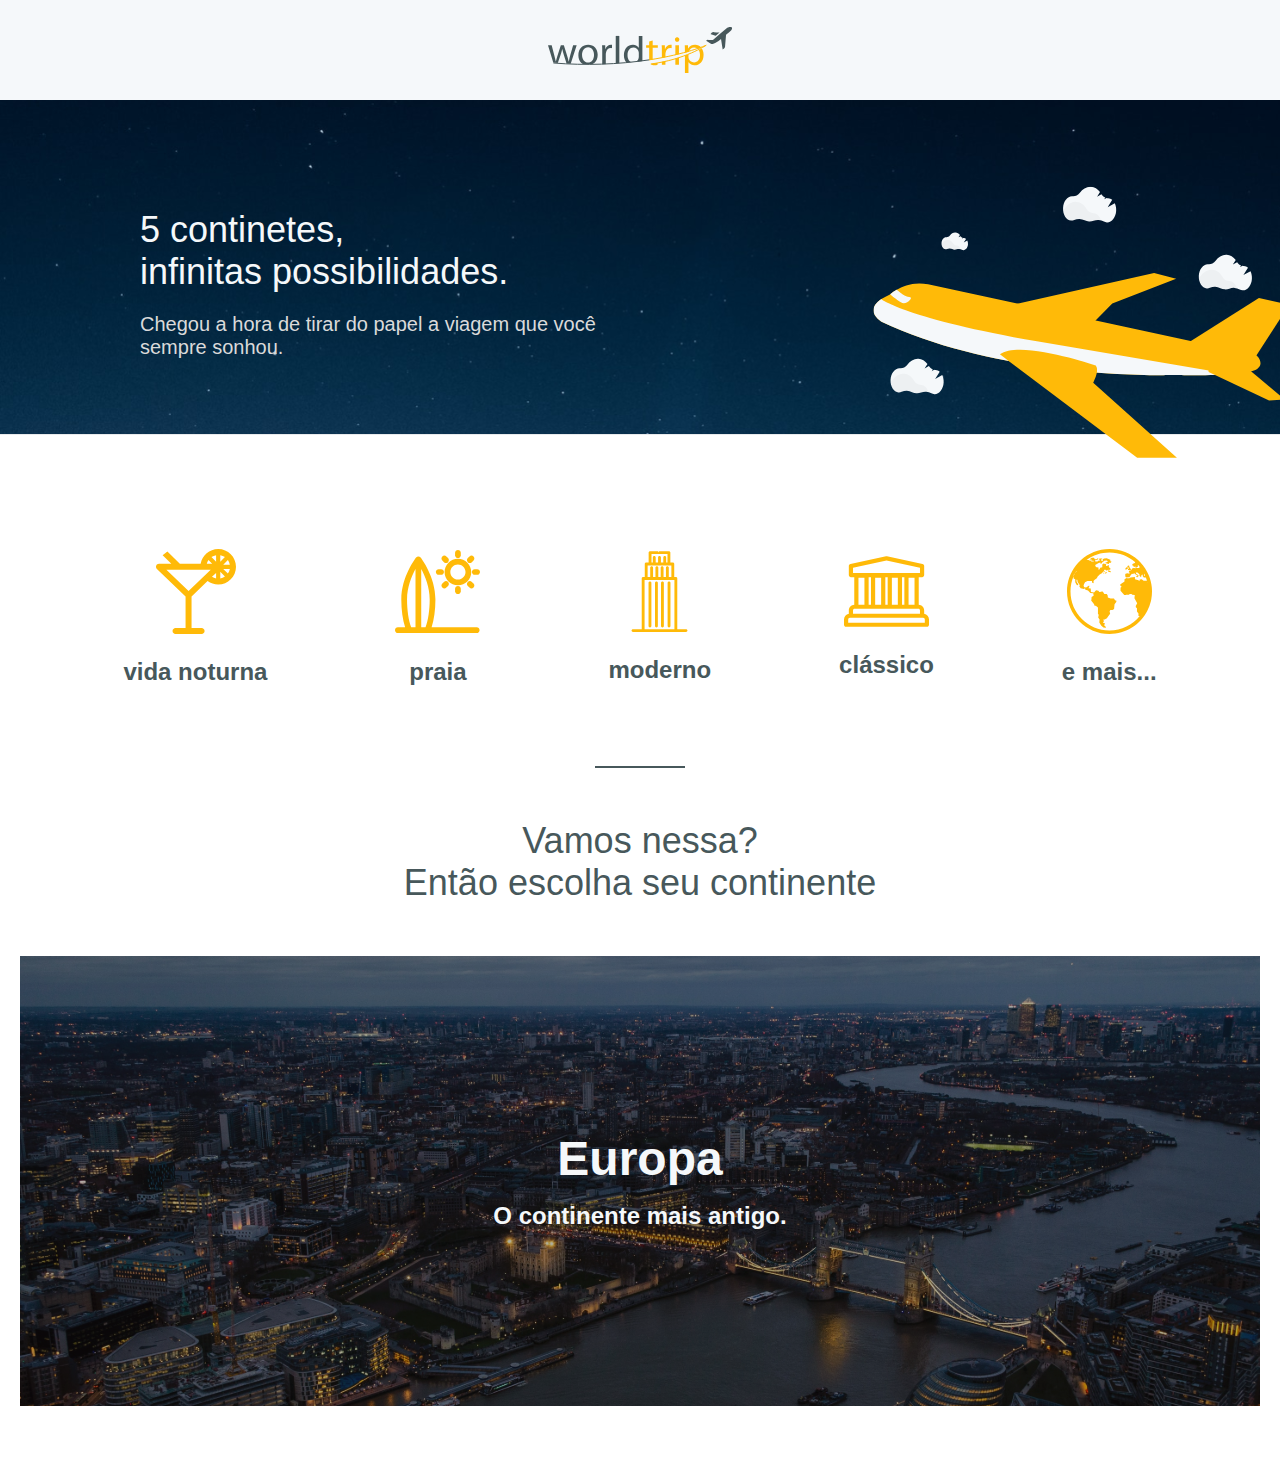
<file: AGP TREINO/index.html>
<!DOCTYPE html>
<html lang="en">
<head>
    <meta charset="UTF-8">
    <meta http-equiv="X-UA-Compatible" content="IE=edge">
    <meta name="viewport" content="width=device-width, initial-scale=1.0">
    <title>WorldTrip</title>
    <link rel="stylesheet" href="style.css">
</head>
<body>

    <div class="header">
        
            <div class="logo">
                <img src="assets/fotos/LOGO_HEADER.svg" alt="">
            </div>
    
    </div>
    
    <div class="banner">
        <div class="txtbg">

            <p class="title">5 continetes,</br>infinitas possibilidades.</p>
            <h1 class="fmth1">Chegou a hora de tirar do papel a viagem que você</br>sempre sonhou. </h1>
        </div>
    </div>
    <div class="types">
        <div class="tipos">
            <img src="assets/fotos/1-Vida.svg" alt="">
            <p class="txttipos">vida noturna</p>
        </div>
        <div class="tipos">
            <img src="assets/fotos/2-Praia.svg" alt="">
            <p class="txttipos">praia</p>
        </div>
        <div class="tipos">
            <img src="assets/fotos/3-Moderno.svg" alt="">
            <p class="txttipos">moderno</p>
        </div>
        <div class="tipos">
            <img src="assets/fotos/4-Palacio.svg" alt="">
            <p class="txttipos">clássico</p>
        </div>
        <div class="tipos">
            <img src="assets/fotos/5-mundo.svg" alt="">
            <p class="txttipos">e mais...</p>
        </div>
    </div>

    <div class="divider">
        <img src="assets/fotos/Divider.svg" alt="">
    </div>

    <div class="txtvamos">
       <h1 class="txtnessa">Vamos nessa?</br>Então escolha seu continente</h1>
    </div>
    <a class="removeLink" href="pagesCity.html">
        <div class="continentes">
            <div class="fotos">
                <div class="txtEuropa">
                    
                    <p class="Euro1">Europa</p>
                    <h1 class="Euro2">O continente mais antigo.</h1>
                </div>
            </div>
        </div>
    </a>
</body>
</html>
</file>
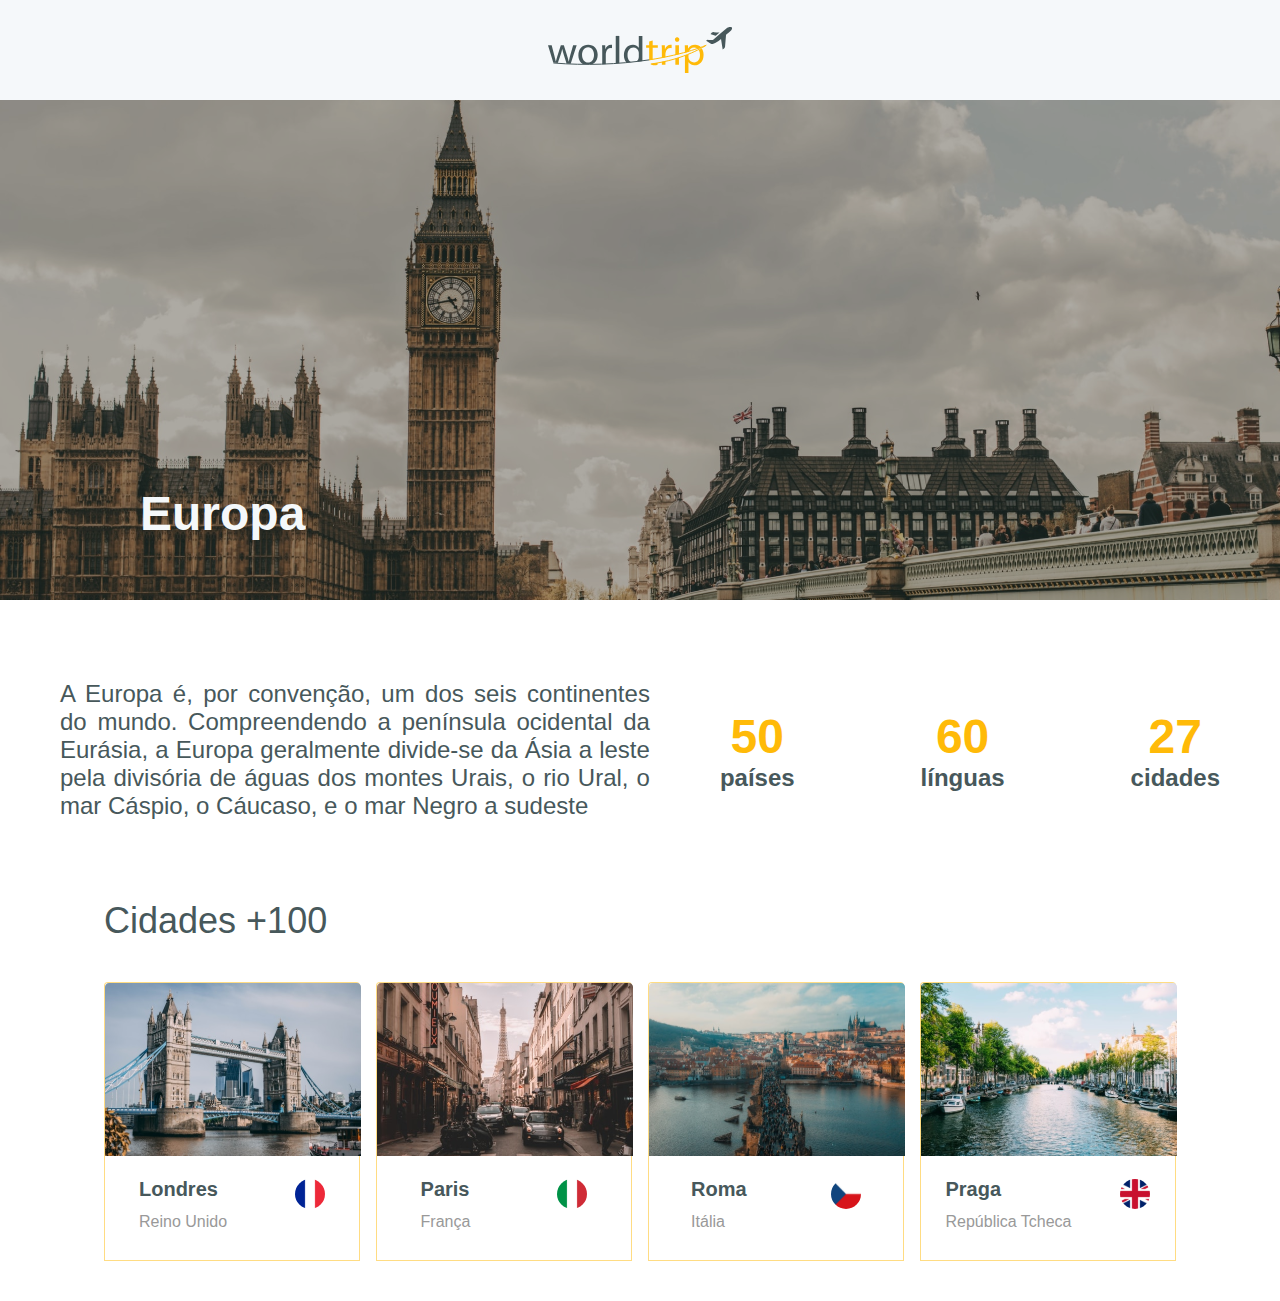
<file: AGP TREINO/pagesCity.html>
<!DOCTYPE html>
<html lang="en">
  <head>
    <meta charset="UTF-8" />
    <meta http-equiv="X-UA-Compatible" content="IE=edge" />
    <meta name="viewport" content="width=device-width, initial-scale=1.0" />
    <title>Europeu</title>
    <link rel="stylesheet" href="pagesCity.css" />
  </head>
  <body>
    <div class="header">
        <a class="logo" href="/AGP TREINO/">
            <div class="logo">
                <img src="assets/fotos/LOGO_HEADER.svg" alt="" />
            </div>
        </a>
    </div>
    <div class="fotoEuro">
      <p class="formataçãoTxt">Europa</p>
    </div>
    <div class="bio">
      <div class="center">
        <div class="descEuro">
          <p>
            A Europa é, por convenção, um dos seis continentes do mundo.
            Compreendendo a península ocidental da Eurásia, a Europa geralmente
            divide-se da Ásia a leste pela divisória de águas dos montes Urais,
            o rio Ural, o mar Cáspio, o Cáucaso, e o mar Negro a sudeste
          </p>
        </div>
        <div class="caracteristicas">
          <div class="carac1">
            <p class="cima">50</p>
            <h1 class="baixo">países</h1>
          </div>
          <div class="carac1">
            <p class="cima">60</p>
            <h1 class="baixo">línguas</h1>
          </div>
          <div class="carac1">
            <p class="cima">27</p>
            <h1 class="baixo">cidades</h1>
          </div>
        </div>
      </div>
    </div>
    
    <div class="cidades100">
      <div class="city">
          <p class="formtCity">Cidades +100</p>
          <div class="city2">

              <div class="card">
                  <img src="assets/fotos/Foto.svg" alt="">
                  <div class="alinhar">
                      <div class="esqueda">
                          <h1 class="fort1">Londres</h1>
                          <h2 class="fort2">Reino Unido</h2>
                        </div>
                        <div class="direita">
                            <img src="assets/fotos/Ellipse 6 (1).svg" alt="">
                        </div>
                    </div>
              </div>
              <div class="card">
                <img src="assets/fotos/Foto (1).svg" alt="">
                <div class="alinhar">
                    <div class="esqueda">
                        <h1 class="fort1">Paris</h1>
                        <h2 class="fort2">França</h2>
                      </div>
                      <div class="direita">
                          <img src="assets/fotos/Ellipse 6 (2).svg" alt="">
                      </div>
                  </div>
            </div>
            <div class="card">
                <img src="assets/fotos/Foto (2).svg" alt="">
                <div class="alinhar">
                    <div class="esqueda">
                        <h1 class="fort1">Roma</h1>
                        <h2 class="fort2">Itália</h2>
                      </div>
                      <div class="direita">
                          <img src="assets/fotos/Ellipse 6 (3).svg" alt="">
                      </div>
                  </div>
            </div>
            <div class="card">
                <img src="assets/fotos/Foto (3).svg" alt="">
                <div class="alinhar">
                    <div class="esqueda">
                        <h1 class="fort1">Praga</h1>
                        <h2 class="fort2">República Tcheca</h2>
                      </div>
                      <div class="direita">
                          <img src="assets/fotos/Ellipse 6.svg" alt="">
                      </div>
                  </div>
            </div>
          </div>
      </div>
    </div>
  </body>
</html>
</file>
<file: AGP TREINO/style.css>
* {
  padding: 0;
  margin: 0;
  box-sizing: border-box;
}
.logo {
  display: flex;
  align-items: center;
  justify-content: center;
}

.header {
  background: #f5f8fa;
  width: 100%;
  height: 6.25rem;
  display: flex;
  justify-content: center;
}

.banner {
  width: 100%;
  height: 23.013rem;
  background-image: url("assets/fotos/BGAzul.svg");
  background-size: cover;
  display: flex;
  align-items: center;
}
.txtbg {
  margin-left: 8.75rem;
}

.title {
  color: #f5f8fa;
  font-size: 2.25rem;
  font-family: "Poppins", sans-serif;
}
.fmth1 {
  color: #dadada;
  font-family: "Poppins", sans-serif;
  font-size: 1.25rem;
  font-weight: 400;
  margin-top: 1.25rem;
}
.types {
  display: flex;
  align-items: center;
  justify-content: center;
  gap: 8rem;
  margin-top: 5.049rem;
}
.tipos {
  display: flex;
  align-items: center;
  justify-content: center;
  flex-direction: column;
}
.txttipos {
  color: #47585b;
  font-family: "Poppins", sans-serif;
  margin-top: 1.5rem;
  font-size: 1.5rem;
  font-weight: 600;
}
.divider {
  display: flex;
  align-items: center;
  justify-content: center;
  margin-top: 5rem;
}
.txtvamos {
  display: flex;
  margin-top: 3.25rem;
  align-items: center;
  justify-content: center;
  flex-direction: column;
}
.txtnessa {
  color: #47585b;
  font-family: "Poppins", sans-serif;
  font-size: 2.25rem;
  font-weight: 500;
  text-align: center;
}
.continentes {
  display: flex;
  align-items: center;
  justify-content: center;
  width: 100%;

  margin-top: 3.25rem;
  margin-bottom: 3.25rem;
}
.fotos {
  width: 77.5rem;
  height: 28.125rem;
  background-image: url("assets/fotos/fotoEuropa.svg");
}
.txtEuropa {
  color: #f5f8fa;
  font-family: "Poppins", sans-serif;
  display: flex;
  align-items: center;
  justify-content: center;
  flex-direction: column;
  font-weight: bold;
  height: 28.125rem;
}
.Euro1 {
  font-size: 3rem;
}
.Euro2 {
  margin-top: 1rem;
  font-size: 1.5rem;
}
.removeLink {
  text-decoration: none;
}
@media screen and (max-width: 1024px) {
  .types {
    display: grid;
    grid-template-columns: 1fr 1fr 1fr;
  }
}
@media screen and (max-width: 768px) {
  .types {
    display: grid;
    grid-template-columns: 1fr 1fr;
  }
}
@media screen and (max-width: 425px) {
  .header {
    height: 3.125rem;
  }
  .logo img {
    width: 7.135rem;
    height: 3.25rem;
  }
  .banner {
    width: 100%;
    height: 10.188rem;
    background-image: url("assets/fotos/BGAzul.svg");
  }
  .txtbg {
    margin-left: 1rem;
  }
  .title {
    font-size: 1.25rem;
    margin-top: 0;
  }
  .fmth1 {
    font-size: 0.875rem;
    margin-top: 0.5rem;
  }
  .types {
    display: grid;
    grid-template-columns: 1fr;
  }
  .fotos {
    width: 100%;
    height: 15.625rem;
    background-image: url("assets/fotos/fotoEuropa.svg");
  }
  .txttipos {
    font-size: 1.125rem;
  }
  .txtnessa {
    font-size: 1.25rem;
  }
  .Euro1 {
    font-size: 1.5rem;
  }
  .Euro2 {
    font-size: 0.875rem;
  }
  .continentes {
    margin-top: 0;
  }
  .txtEuropa {
    display: flex;
    align-items: center;
    justify-content: center;
    height: 0;
  }
}
</file>
<file: AGP TREINO/pagesCity.css>
* {
  padding: 0;
  margin: 0;
  box-sizing: border-box;
}
.logo {
  display: flex;
  align-items: center;
  justify-content: center;
}

.header {
  background: #f5f8fa;
  width: 100%;
  height: 6.25rem;
  display: flex;
  justify-content: center;
}
.fotoEuro {
  position: relative;

  width: 100%;
  height: 31.25rem;
  background-image: url("assets/fotos/Europa2.svg");
}
.formataçãoTxt {
  color: #f5f8fa;
  font-family: "Poppins", sans-serif;
  font-size: 3rem;
  font-weight: 600;
  position: absolute;
  bottom: 3.688rem;
  left: 8.75rem;
}
.bio {
  margin-top: 5rem;
  display: flex;
  align-items: center;
  justify-content: center;
  width: 100%;
}
.center {
  width: 72.5rem;
  display: flex;
  align-items: center;
  justify-content: center;
}
.descEuro {
  font-family: "Poppins", sans-serif;
  font-size: 1.5rem;
  font-weight: 400;
  color: #47585b;
  text-align: justify;
}
.caracteristicas {
  display: flex;
  gap: 7.875rem;
  margin-left: 4.375rem;
}
.carac1 {
  display: flex;
  align-items: center;
  justify-content: center;
  flex-direction: column;
}
.cima {
  color: #ffba08;
  font-family: "Poppins", sans-serif;
  font-size: 3rem;
  font-weight: 600;
}
.baixo {
  color: #47585b;
  font-family: "Poppins", sans-serif;
  font-size: 1.5rem;
  font-weight: 600;
}
.cidades100 {
  display: flex;
  align-items: center;
  justify-content: center;
  width: 100%;
  margin-top: 5rem;
}
.city {
}
.city2 {
  display: flex;
  align-items: center;
  justify-content: space-between;
  gap: 1rem;
}
.formtCity {
  color: #47585b;
  font-family: "Poppins", sans-serif;
  font-size: 2.25rem;
  font-weight: 500;
}
.alinhar {
  display: flex;
  align-items: center;
  justify-content: space-around;
}
.card {
  background: #fff;
  border-radius: 4px 4px 0px 0px;
  width: 16rem;
  border: 1px solid rgba(255, 186, 8, 0.5);
  height: 17.438rem;
  margin: 2.5rem 0;
}
.fort1 {
  font-family: "Poppins", sans-serif;
  font-size: 1.25rem;
  font-weight: 600;
  color: #47585b;
  margin-top: 1.125rem;
}
.fort2 {
  font-family: "Poppins", sans-serif;
  font-size: 1rem;
  font-weight: 500;
  color: #999999;
  margin-top: 0.75rem;
}
@media screen and (max-width: 1024px) {
  .formtCity {
    display: flex;
    align-items: center;
    justify-content: center;
  }
  .caracteristicas {
    margin-top: 2rem;
  }
  .center {
    flex-direction: column;
  }
  .city2 {
    display: grid;
    grid-template-columns: 1fr 1fr;
    align-items: center;
    justify-content: center;
  }
  .descEuro {
    padding: 0 2rem;
    font-size: 1.125rem;
  }
}
@media screen and (max-width: 768px) {
  .logo img {
    width: 8.135rem;
    height: 4.25rem;
  }
  .formtCity {
    display: flex;
    align-items: center;
    justify-content: center;
  }
  .fotoEuro {
    height: 9.375rem;
    background-image: url("assets/fotos/Europa2.svg");
    background-size: cover;
  }
  .center {
    display: flex;
    align-items: center;
    justify-content: center;
    flex-direction: column;
  }
  .caracteristicas {
    display: grid;

    margin-left: 0;
    margin-top: 2rem;
  }
  .descEuro {
    padding: 0 2rem;
    font-size: 1rem;
  }
  .center {
    flex-direction: column;
  }
  .city2 {
    display: grid;
    grid-template-columns: auto;
    align-items: center;
    justify-content: center;
  }
}
@media screen and (max-width: 425px) {
  .fotoEuro {
    height: 9.375rem;
    background-image: url("assets/fotos/Europa2.svg");
    background-size: cover;
  }
  .logo img {
    width: 7.135rem;
    height: 3.25rem;
  }
  .formtCity {
    display: flex;
    align-items: center;
    justify-content: center;
  }
  .caracteristicas {
    flex-direction: column;
    display: flex;
    align-items: center;
    justify-content: center;
    margin-top: 1rem;
    margin-left: 0;
    grid-template-columns: 1fr;
  }
  .descEuro {
    padding: 0 2rem;
    font-size: 0.875rem;
  }
  .center {
    display: flex;
    align-items: center;
    justify-content: center;
  }
  .city2 {
    display: grid;
    align-items: center;
    justify-content: center;
  }
}
</file>
